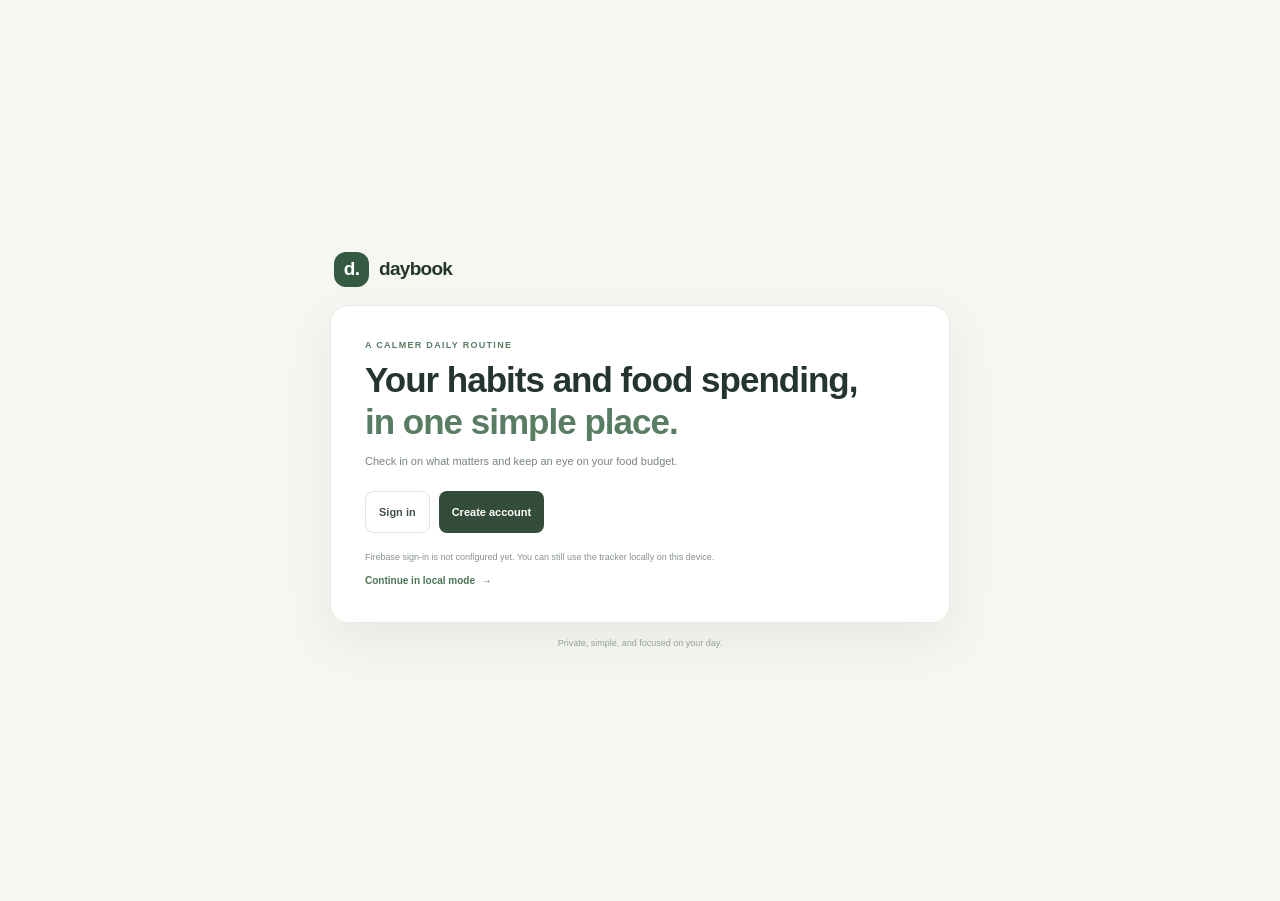
<file: index.html>
<!doctype html>
<html lang="en">
  <head>
    <meta charset="utf-8">
    <meta name="viewport" content="width=device-width, initial-scale=1">
    <meta name="theme-color" content="#f6f7f2">
    <meta name="description" content="Track daily habits and food spending, online or offline.">
    <link rel="manifest" href="manifest.json">
    <link rel="icon" href="icon.svg" type="image/svg+xml">
    <link rel="stylesheet" href="styles.css?v=7">
    <script src="app.js?v=6" type="module"></script>
    <title>Daybook | Habits &amp; food expenses</title>
  </head>
  <body>
    <section class="welcome-shell" id="welcome-screen">
      <a class="brand account-brand" href="index.html"><span class="brand-mark">d.</span><span>daybook</span></a>
      <section class="welcome-card">
        <p class="eyebrow">A CALMER DAILY ROUTINE</p>
        <h1>Your habits and food spending,<br><span>in one simple place.</span></h1>
        <p class="welcome-copy">Check in on what matters and keep an eye on your food budget.</p>
        <div class="welcome-actions">
          <a class="button button-outline" href="login.html">Sign in</a>
          <a class="button button-dark" href="register.html">Create account</a>
        </div>
        <p id="landing-setup-note" class="landing-note">Use an account to sync your tracker, or continue locally on this device.</p>
        <button id="continue-local" class="local-mode-button" type="button">Continue in local mode <span aria-hidden="true">→</span></button>
      </section>
      <p class="account-footer">Private, simple, and focused on your day.</p>
    </section>

    <main class="app-shell hidden" id="tracker-shell">
      <header class="topbar">
        <a class="brand" href="#" aria-label="Daybook home">
          <span class="brand-mark" aria-hidden="true">d.</span>
          <span>daybook</span>
        </a>
        <div class="topbar-actions">
          <span id="connection-state" class="connection-state">Local mode</span>
          <button id="account-button" class="button button-outline" type="button">Sign in</button>
          <button id="profile-button" class="button button-outline hidden" type="button">Profile</button>
          <button id="sign-out-button" class="button button-outline hidden" type="button">Sign out</button>
          <label class="date-picker">
            <span class="sr-only">Choose a date</span>
            <input id="selected-date" type="date">
            <span class="calendar-icon" aria-hidden="true">▦</span>
          </label>
        </div>
      </header>

      <nav class="main-nav" aria-label="Main navigation">
        <button class="nav-button active" type="button" data-view="dashboard">Overview</button>
        <button class="nav-button" type="button" data-view="calendar">Calendar</button>
        <button class="nav-button" type="button" data-view="insights">Insights</button>
      </nav>

      <section class="welcome">
        <div>
          <p class="eyebrow" id="today-label">YOUR DAILY CHECK-IN</p>
          <h1>Today at a glance</h1>
          <p class="welcome-copy">Your habits and food spending, all in one place.</p>
        </div>
      </section>

      <section class="view-panel active" id="dashboard-view" aria-label="Overview">
        <section class="summary-grid" aria-label="Daily summary">
          <article class="summary-card habit-summary">
            <div class="summary-heading"><span class="summary-icon">✓</span><span>Habits done</span></div>
            <p class="summary-value"><span id="habits-done">0</span><span class="summary-total"> / <span id="habits-total">0</span></span></p>
            <p class="summary-foot" id="habit-summary-note">Start with one small win</p>
          </article>
          <article class="summary-card spend-summary">
            <div class="summary-heading"><span class="summary-icon">₹</span><span>Food spend today</span></div>
            <p class="summary-value" id="today-spend">₹0.00</p>
            <p class="summary-foot">For the selected day</p>
          </article>
          <article class="summary-card score-summary">
            <div class="summary-heading"><span class="summary-icon">✦</span><span>Spending score</span></div>
            <p class="summary-value"><span id="spending-score">—</span><span class="score-out-of" id="score-out-of"></span></p>
            <p class="summary-foot" id="score-note">Set a monthly budget to begin</p>
          </article>
        </section>

        <section class="budget-strip">
          <div class="budget-copy">
            <span class="budget-icon" aria-hidden="true">◎</span>
            <div><strong>Monthly food budget</strong><span id="budget-progress-label">Set a budget and keep your spending on track.</span></div>
          </div>
          <form id="budget-form" class="budget-form">
            <label class="sr-only" for="budget-amount">Monthly budget in rupees</label>
            <span class="currency-prefix">₹</span>
            <input id="budget-amount" type="number" min="1" step="1" placeholder="Set amount" required>
            <button type="submit" class="button button-dark">Save budget</button>
            <button id="clear-budget" type="button" class="link-button hidden">Remove budget</button>
          </form>
        </section>
        <p id="budget-alert" class="budget-alert hidden" role="status"></p>

        <div class="content-grid">
          <section class="panel habits-panel">
            <div class="panel-heading">
              <div><p class="eyebrow">SHOW UP FOR YOURSELF</p><h2>Daily habits <span class="heading-sparkle">✳</span></h2></div>
              <span class="panel-count" id="habit-count">0 habits</span>
            </div>
            <form id="habit-form" class="inline-form">
              <label class="sr-only" for="habit-name">New habit name</label>
              <input id="habit-name" name="name" type="text" maxlength="60" placeholder="Add a habit (e.g. Morning walk)" required>
              <label class="sr-only" for="habit-category">Habit category</label>
              <select id="habit-category" name="category">
                <option>Health</option>
                <option>Fitness</option>
                <option>Mindfulness</option>
                <option>Learning</option>
                <option>Personal care</option>
                <option>Home</option>
                <option>Other</option>
              </select>
              <button class="button button-dark" type="submit">Add habit <span aria-hidden="true">+</span></button>
            </form>
            <ul id="habit-list" class="habit-list"></ul>
            <div class="empty-state" id="habit-empty"><span class="empty-icon" aria-hidden="true">✳</span><p>No habits yet. Add one small thing you want to do today.</p></div>
          </section>

          <section class="panel expense-panel">
            <div class="panel-heading">
              <div><p class="eyebrow">SPEND WITH AWARENESS</p><h2>Food expenses <span class="heading-sparkle expense-sparkle">↗</span></h2></div>
              <span class="panel-count" id="expense-count">0 entries</span>
            </div>
            <form id="expense-form" class="expense-form">
              <label><span>What was it?</span><input id="expense-note" name="note" type="text" maxlength="80" placeholder="e.g. Lunch with friends" required></label>
              <div class="form-row">
                <label><span>Category</span><select id="expense-category" name="category"><option>Groceries</option><option>Dining out</option><option>Coffee &amp; snacks</option><option>Delivery</option><option>Other</option></select></label>
                <label><span>Amount (₹)</span><input id="expense-amount" name="amount" type="number" min="0.01" step="0.01" placeholder="0.00" required></label>
              </div>
              <button class="button button-green expense-submit" type="submit">Add expense <span aria-hidden="true">+</span></button>
            </form>
            <div class="expense-list-heading"><span>Entries for this day</span><span id="expense-day-total">₹0.00</span></div>
            <ul id="expense-list" class="expense-list"></ul>
            <div class="empty-state expense-empty" id="expense-empty"><span class="empty-icon" aria-hidden="true">₹</span><p>No food expenses for this day.</p></div>
          </section>
        </div>

      </section>

      <section class="view-panel" id="calendar-view" aria-label="Calendar">
        <section class="panel calendar-panel">
          <div class="panel-heading calendar-heading">
            <div><p class="eyebrow">YOUR HABITS &amp; FOOD SPENDING</p><h2 id="calendar-title">Monthly calendar</h2></div>
            <div class="calendar-controls"><button class="icon-button" id="previous-month" type="button" aria-label="Previous month">‹</button><button class="icon-button" id="next-month" type="button" aria-label="Next month">›</button></div>
          </div>
          <div class="calendar-weekdays" aria-hidden="true"><span>Sun</span><span>Mon</span><span>Tue</span><span>Wed</span><span>Thu</span><span>Fri</span><span>Sat</span></div>
          <div id="calendar-grid" class="calendar-grid"></div>
          <div class="calendar-legend"><span><i class="legend-habit"></i>Habit complete</span><span><i class="legend-expense"></i>Expense logged</span></div>
          <p id="calendar-help" class="subtle-copy">Choose a day to see its check-ins and expenses.</p>
        </section>
      </section>

      <section class="view-panel" id="insights-view" aria-label="Insights">
        <section class="summary-grid insight-summary">
          <article class="summary-card month-summary"><div class="summary-heading"><span class="summary-icon">₹</span><span>Spent this month</span></div><p class="summary-value" id="month-spend">₹0.00</p><p class="summary-foot" id="month-label">Month to date</p></article>
          <article class="summary-card forecast-summary"><div class="summary-heading"><span class="summary-icon">↗</span><span>Month-end prediction</span></div><p class="summary-value" id="spend-prediction">₹0.00</p><p class="summary-foot" id="prediction-note">Based on spending so far</p></article>
          <article class="summary-card streak-summary"><div class="summary-heading"><span class="summary-icon">🔥</span><span>Best current streak</span></div><p class="summary-value" id="best-streak">0 days</p><p class="summary-foot">Across your habits</p></article>
        </section>
        <div class="insights-grid">
          <section class="panel weekly-report-panel"><div class="panel-heading"><div><p class="eyebrow">MONDAY TO SUNDAY</p><h2>Weekly report</h2></div><span class="panel-count" id="weekly-range"></span></div><div id="weekly-report" class="weekly-report"></div></section>
          <section class="panel"><div class="panel-heading"><div><p class="eyebrow">WHERE YOUR FOOD BUDGET GOES</p><h2>Food category analysis</h2></div></div><div id="category-analysis" class="category-analysis"></div></section>
          <section class="panel"><div class="panel-heading"><div><p class="eyebrow">HABIT CHECK-INS BY TYPE</p><h2>Habit category analysis</h2></div></div><div id="habit-category-analysis" class="category-analysis"></div></section>
          <section class="panel"><div class="panel-heading"><div><p class="eyebrow">SMALL PATTERNS, USEFUL CLUES</p><h2>Habit &amp; spending relationship</h2></div></div><div id="relationship-analysis" class="insight-copy"></div></section>
          <section class="panel monthly-summary-panel"><div class="panel-heading"><div><p class="eyebrow">YOUR MONTH IN A NUTSHELL</p><h2>Smart monthly summary</h2></div></div><div id="monthly-summary" class="insight-copy"></div></section>
        </div>
        <section class="panel achievements-panel">
          <div class="panel-heading"><div><p class="eyebrow">KEEP GOING, YOU'RE GROWING</p><h2>Achievements</h2></div><span class="panel-count" id="badge-count">0 earned</span></div>
          <div id="badge-list" class="badge-list"></div>
        </section>
        <p class="disclaimer">Predictions and relationship insights are simple estimates from your entries, not financial or health advice. A pattern does not prove that one thing caused another.</p>
      </section>

      <footer class="footer-note">Your data stays on this device in local mode. Be kind to your future self. <span aria-hidden="true">♥</span></footer>
    </main>

    <div id="status-message" class="sr-only" role="status" aria-live="polite"></div>
  </body>
</html>
</file>
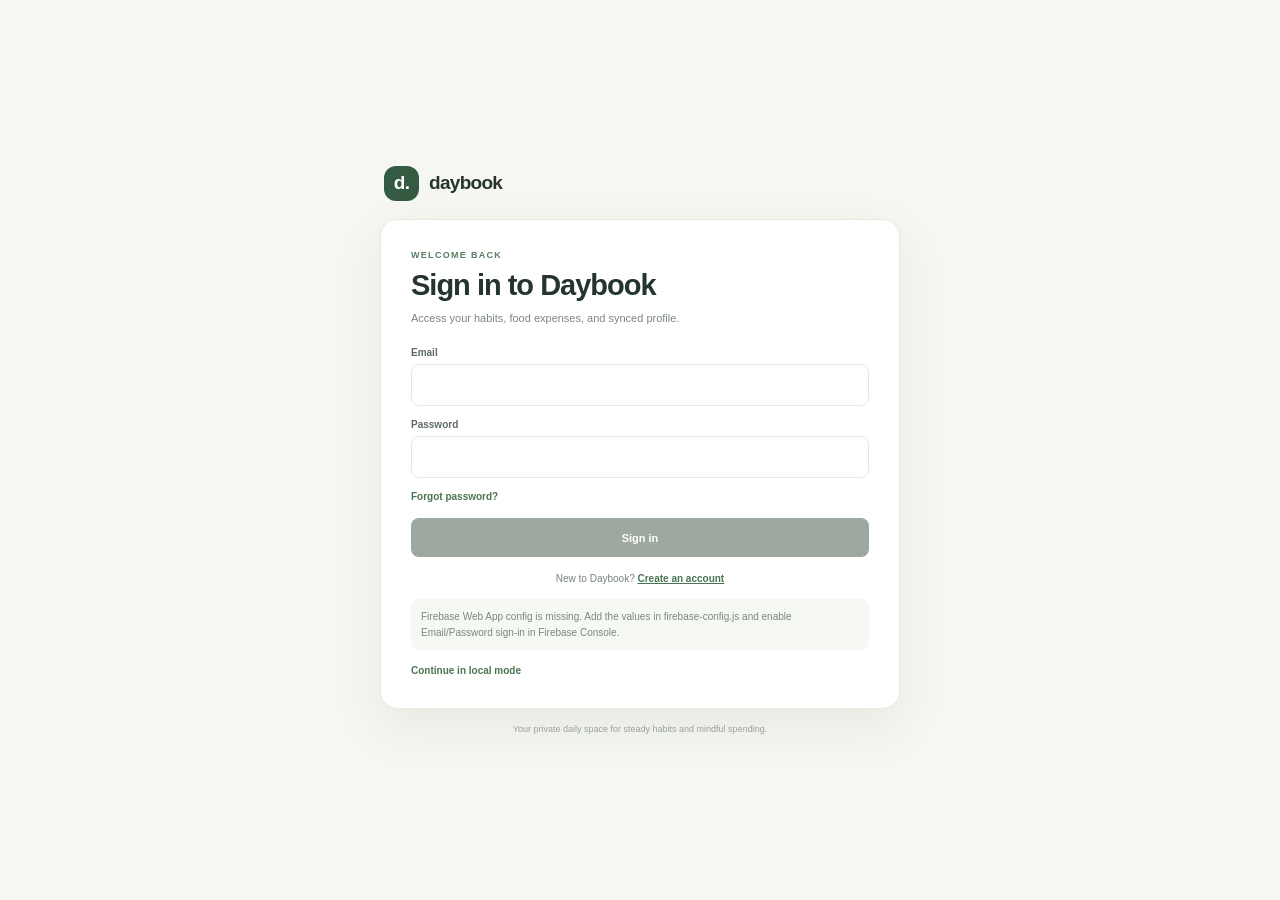
<file: login.html>
<!doctype html>
<html lang="en">
  <head>
    <meta charset="utf-8">
    <meta name="viewport" content="width=device-width, initial-scale=1">
    <meta name="theme-color" content="#f6f7f2">
    <link rel="stylesheet" href="styles.css?v=7">
    <script src="auth-page.js?v=6" type="module"></script>
    <title>Sign in | Daybook</title>
  </head>
  <body data-account-page="login">
    <main class="account-shell">
      <a class="brand account-brand" href="index.html"><span class="brand-mark">d.</span><span>daybook</span></a>
      <section class="account-card">
        <p class="eyebrow">WELCOME BACK</p>
        <h1>Sign in to Daybook</h1>
        <p class="account-intro">Access your habits, food expenses, and synced profile.</p>
        <form id="login-form" class="account-form">
          <label>Email<input id="login-email" type="email" autocomplete="email" required></label>
          <label>Password<input id="login-password" type="password" autocomplete="current-password" required></label>
          <button id="reset-password" class="password-reset-link" type="button">Forgot password?</button>
          <p id="account-error" class="form-error hidden" role="alert"></p>
          <p id="account-message" class="form-success hidden" role="status"></p>
          <button id="account-submit" class="button button-dark account-submit" type="submit">Sign in</button>
        </form>
        <p class="account-switch">New to Daybook? <a href="register.html">Create an account</a></p>
        <p id="firebase-setup-note" class="setup-note"></p>
        <a class="back-link" href="index.html">Continue in local mode</a>
      </section>
      <p class="account-footer">Your private daily space for steady habits and mindful spending.</p>
    </main>
  </body>
</html>
</file>
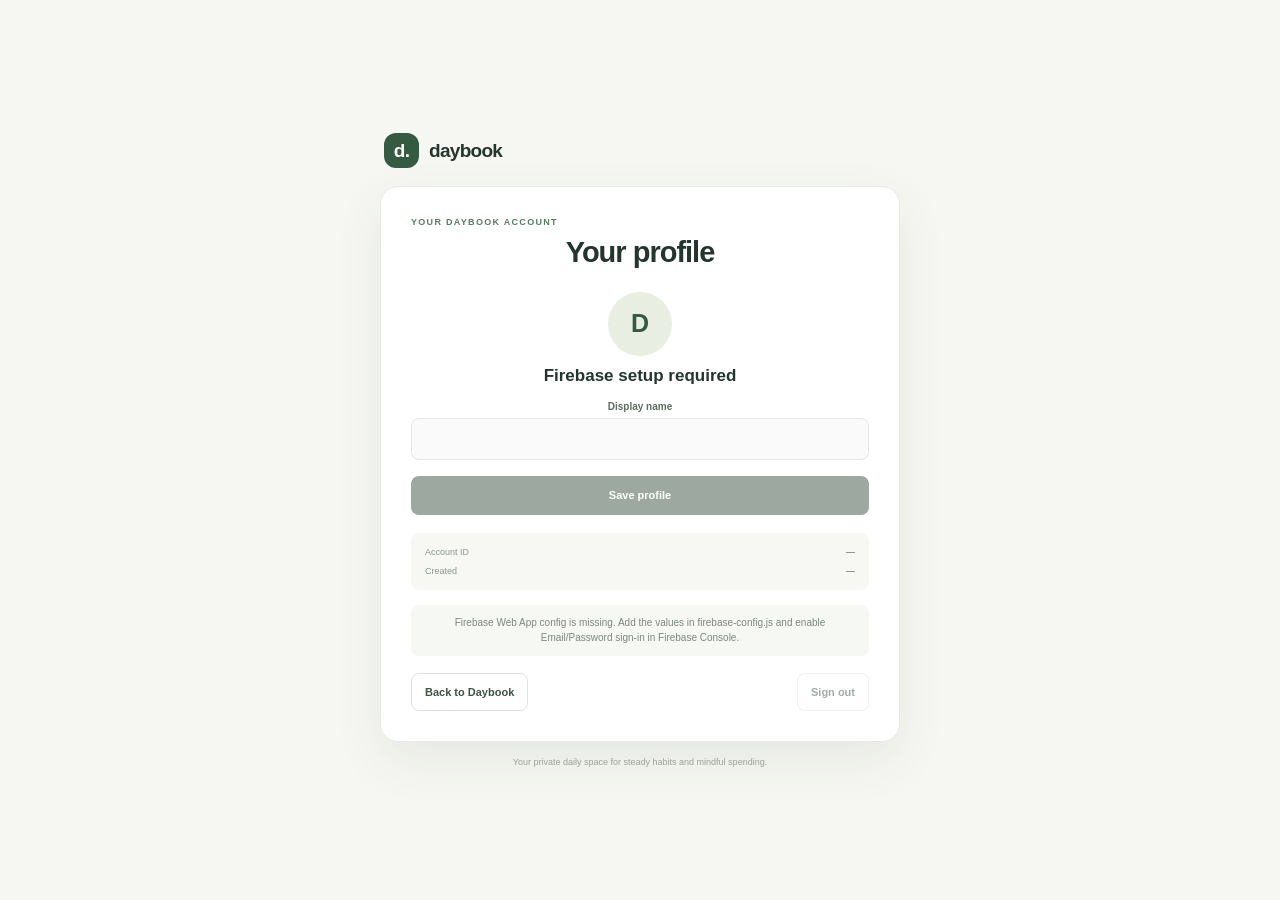
<file: profile.html>
<!doctype html>
<html lang="en">
  <head>
    <meta charset="utf-8">
    <meta name="viewport" content="width=device-width, initial-scale=1">
    <meta name="theme-color" content="#f6f7f2">
    <link rel="stylesheet" href="styles.css?v=7">
    <script src="auth-page.js?v=6" type="module"></script>
    <title>Your profile | Daybook</title>
  </head>
  <body data-account-page="profile">
    <main class="account-shell">
      <a class="brand account-brand" href="index.html"><span class="brand-mark">d.</span><span>daybook</span></a>
      <section class="account-card profile-card">
        <p class="eyebrow">YOUR DAYBOOK ACCOUNT</p>
        <h1>Your profile</h1>
        <div class="profile-avatar" id="profile-avatar" aria-hidden="true">D</div>
        <p id="profile-display-name" class="profile-display-name">Loading profile…</p>
        <p id="profile-email" class="profile-email"></p>
        <form id="profile-form" class="account-form">
          <label>Display name<input id="profile-name" type="text" maxlength="60" autocomplete="name" required></label>
          <p id="account-error" class="form-error hidden" role="alert"></p>
          <button id="account-submit" class="button button-dark account-submit" type="submit">Save profile</button>
        </form>
        <dl class="profile-details">
          <div><dt>Account ID</dt><dd id="profile-uid">—</dd></div>
          <div><dt>Created</dt><dd id="profile-created">—</dd></div>
        </dl>
        <p id="firebase-setup-note" class="setup-note"></p>
        <div class="profile-actions">
          <a class="button button-outline" href="index.html">Back to Daybook</a>
          <button id="profile-sign-out" class="button button-outline" type="button" disabled>Sign out</button>
        </div>
      </section>
      <p class="account-footer">Your private daily space for steady habits and mindful spending.</p>
    </main>
  </body>
</html>
</file>
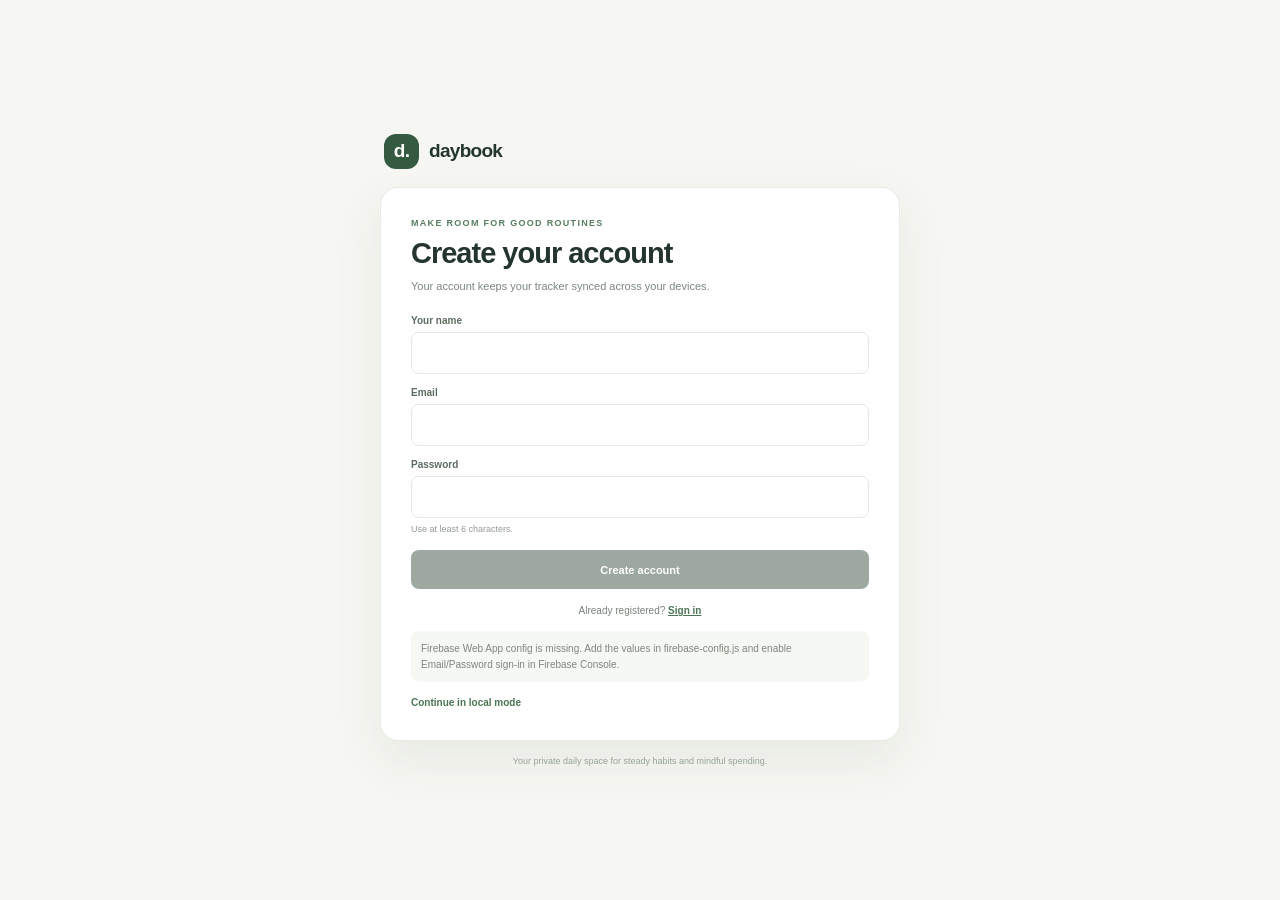
<file: register.html>
<!doctype html>
<html lang="en">
  <head>
    <meta charset="utf-8">
    <meta name="viewport" content="width=device-width, initial-scale=1">
    <meta name="theme-color" content="#f6f7f2">
    <link rel="stylesheet" href="styles.css?v=7">
    <script src="auth-page.js?v=6" type="module"></script>
    <title>Create account | Daybook</title>
  </head>
  <body data-account-page="register">
    <main class="account-shell">
      <a class="brand account-brand" href="index.html"><span class="brand-mark">d.</span><span>daybook</span></a>
      <section class="account-card">
        <p class="eyebrow">MAKE ROOM FOR GOOD ROUTINES</p>
        <h1>Create your account</h1>
        <p class="account-intro">Your account keeps your tracker synced across your devices.</p>
        <form id="register-form" class="account-form">
          <label>Your name<input id="register-name" type="text" maxlength="60" autocomplete="name" required></label>
          <label>Email<input id="register-email" type="email" autocomplete="email" required></label>
          <label>Password<input id="register-password" type="password" minlength="6" autocomplete="new-password" required><small>Use at least 6 characters.</small></label>
          <p id="account-error" class="form-error hidden" role="alert"></p>
          <button id="account-submit" class="button button-dark account-submit" type="submit">Create account</button>
        </form>
        <p class="account-switch">Already registered? <a href="login.html">Sign in</a></p>
        <p id="firebase-setup-note" class="setup-note"></p>
        <a class="back-link" href="index.html">Continue in local mode</a>
      </section>
      <p class="account-footer">Your private daily space for steady habits and mindful spending.</p>
    </main>
  </body>
</html>
</file>
<file: styles.css>
:root {
  color-scheme: light;
  --ink: #24352e;
  --muted: #7d8981;
  --paper: #f6f7f2;
  --white: #fff;
  --line: #e9ece5;
  --green: #587d62;
  --green-dark: #355a42;
  --lime: #dce8c8;
  --peach: #f6e5d6;
  --lavender: #e8e4f2;
  font-family: "DM Sans", "Segoe UI", sans-serif;
}

* { box-sizing: border-box; }
body { margin: 0; min-width: 320px; background: var(--paper); color: var(--ink); }
button, input, select { font: inherit; }
button { cursor: pointer; }
.hidden { display: none !important; }

.app-shell { width: min(1120px, calc(100% - 48px)); margin: 0 auto; padding: 24px 0; }
.topbar, .brand, .topbar-actions, .date-picker, .summary-heading, .panel-heading, .inline-form,
.habit-row, .expense-item, .expense-list-heading, .form-row, .footer-note, .budget-copy,
.budget-form, .calendar-controls, .calendar-legend, .category-label {
  display: flex;
  align-items: center;
}
.topbar { justify-content: space-between; gap: 16px; }
.brand { gap: 10px; color: var(--ink); font-size: 19px; font-weight: 800; letter-spacing: -.7px; text-decoration: none; }
.brand-mark { display: grid; width: 35px; height: 35px; place-items: center; border-radius: 12px; background: var(--green-dark); color: white; font-size: 19px; }
.topbar-actions { gap: 9px; }
.connection-state { color: var(--muted); font-size: 10px; white-space: nowrap; }
.connection-state.is-online { color: #38744c; }
.connection-state.is-warning { color: #a76e2f; }
.button { min-height: 39px; padding: 0 13px; border: 0; border-radius: 8px; color: white; font-size: 11px; font-weight: 600; white-space: nowrap; }
.button span { margin-left: 5px; font-size: 15px; }
.button-dark { background: #344c3a; }
.button-dark:hover { background: #263d2d; }
.button-green { background: #5b8064; }
.button-green:hover { background: #456a4e; }
.button-outline { border: 1px solid #dfe5dc; background: white; color: #405147; }
.button-outline:hover { background: #f5f8f2; }
.button:disabled { cursor: not-allowed; opacity: .48; }
.date-picker { position: relative; gap: 8px; padding: 9px 10px; border: 1px solid #e6e9e1; border-radius: 10px; background: white; color: var(--muted); }
.date-picker input { width: 124px; border: 0; outline: 0; background: transparent; color: var(--ink); font-size: 12px; }
.calendar-icon { order: -1; color: var(--green); }

.main-nav { display: flex; gap: 5px; margin-top: 21px; border-bottom: 1px solid #e7ebe3; }
.nav-button { padding: 10px 15px; border: 0; border-bottom: 2px solid transparent; background: transparent; color: #7a867d; font-size: 12px; }
.nav-button.active { border-bottom-color: var(--green); color: var(--green-dark); font-weight: 700; }

.welcome { display: flex; min-height: 112px; align-items: center; margin-top: 16px; padding: 18px 22px; border: 1px solid #e8ede3; border-radius: 13px; background: #edf2e8; }
.eyebrow { margin: 0 0 9px; color: var(--green); font-size: 9px; font-weight: 700; letter-spacing: 1.3px; }
h1, h2, p { margin-top: 0; }
h1 { margin-bottom: 5px; font-size: clamp(25px, 3vw, 30px); line-height: 1.15; letter-spacing: -1px; }
h1 span { color: var(--green); }
.welcome-copy { margin-bottom: 0; color: #748176; font-size: 11px; }

.view-panel { display: none; }
.view-panel.active { display: block; }
.summary-grid { display: grid; grid-template-columns: repeat(3, 1fr); gap: 14px; margin: 16px 0; }
.summary-card { min-height: 101px; padding: 13px 16px 11px; border: 1px solid #e9ede6; border-radius: 12px; background: #fff; }
.habit-summary { border-left: 3px solid #9db98a; }
.spend-summary { border-left: 3px solid #d5a77f; }
.score-summary { border-left: 3px solid #aaa5c5; }
.month-summary, .forecast-summary, .streak-summary { background: #fff; }
.summary-heading { gap: 8px; color: #66746a; font-size: 10px; font-weight: 600; }
.summary-icon { display: grid; width: 23px; height: 23px; place-items: center; border-radius: 8px; background: rgba(255,255,255,.55); color: var(--green-dark); font-size: 11px; font-weight: 700; }
.summary-value { margin: 8px 0 2px; font-size: 24px; font-weight: 800; letter-spacing: -.6px; }
.summary-total, .score-out-of { color: #839083; font-size: 15px; font-weight: 500; }
.summary-foot { margin: 0; color: #7c877d; font-size: 9px; }

.budget-strip { display: flex; align-items: center; justify-content: space-between; gap: 15px; padding: 15px 18px; border: 1px solid #edf0e9; border-radius: 13px; background: #fff; }
.budget-copy { gap: 11px; }
.budget-icon { display: grid; width: 34px; height: 34px; place-items: center; border-radius: 11px; background: #f0f4eb; color: var(--green); font-size: 18px; }
.budget-copy strong, .budget-copy div span { display: block; }
.budget-copy strong { margin-bottom: 3px; font-size: 11px; }
.budget-copy div span { color: var(--muted); font-size: 9px; }
.budget-form { gap: 6px; }
.currency-prefix { color: #79857b; font-size: 12px; }
.budget-form input { width: 115px; height: 36px; padding: 0 9px; border: 1px solid #e7ebe4; border-radius: 7px; outline: 0; font-size: 11px; }
.budget-form .button { min-height: 36px; }
.budget-alert { margin: 9px 0 0; padding: 10px 13px; border-radius: 9px; font-size: 11px; }
.budget-alert.near-budget { background: #fff3dc; color: #8c631d; }
.budget-alert.over-budget { background: #fae7e2; color: #9c4a38; }

.content-grid { display: grid; grid-template-columns: 1fr 1fr; gap: 16px; margin-top: 15px; }
.panel { min-width: 0; padding: 20px; border: 1px solid #edf0e9; border-radius: 15px; background: var(--white); }
.panel-heading { justify-content: space-between; gap: 10px; margin-bottom: 15px; }
.panel-heading .eyebrow { margin-bottom: 5px; font-size: 8px; }
h2 { margin: 0; font-size: 18px; letter-spacing: -.5px; }
.heading-sparkle { color: #7a9a60; font-size: 15px; }
.expense-sparkle { color: #c38d63; }
.panel-count { padding: 6px 9px; border-radius: 20px; background: #f4f6f1; color: #758077; font-size: 9px; white-space: nowrap; }
.inline-form { gap: 8px; }
.inline-form input, .inline-form select, .expense-form input, .expense-form select { min-width: 0; height: 38px; padding: 0 10px; border: 1px solid #e7ebe4; border-radius: 8px; outline: 0; background: white; color: var(--ink); font-size: 10px; }
.inline-form input:focus, .inline-form select:focus, .expense-form input:focus, .expense-form select:focus, .budget-form input:focus { border-color: #9db59e; box-shadow: 0 0 0 3px #edf3ea; }
.inline-form input { flex: 1; }
.inline-form select { width: 126px; }
.habit-list, .expense-list { margin: 13px 0 0; padding: 0; list-style: none; }
.habit-row { gap: 9px; min-height: 47px; border-bottom: 1px solid #f0f2ed; }
.habit-toggle { display: grid; flex: 0 0 21px; width: 21px; height: 21px; place-items: center; padding: 0; border: 1.5px solid #d5ddd2; border-radius: 7px; background: white; color: white; font-size: 12px; }
.habit-toggle[aria-pressed="true"] { border-color: var(--green); background: var(--green); }
.habit-name { flex: 1; overflow-wrap: anywhere; color: #46564a; font-size: 11px; }
.is-done .habit-name { color: #98a198; text-decoration: line-through; }
.habit-category-chip { padding: 4px 6px; border-radius: 10px; background: #f0f3ed; color: #738075; font-size: 8px; white-space: nowrap; }
.streak-chip { padding: 4px 6px; border-radius: 10px; background: #fff6e8; color: #a57431; font-size: 9px; white-space: nowrap; }
.delete-button { display: grid; width: 27px; height: 27px; place-items: center; border: 0; border-radius: 7px; background: transparent; color: #a4ada5; font-size: 16px; }
.delete-button:hover { background: #f8efec; color: #a65e4e; }
.empty-state { display: none; min-height: 105px; align-items: center; justify-content: center; flex-direction: column; padding: 13px; color: #9aa39b; text-align: center; }
.empty-state.visible { display: flex; }
.empty-state p { max-width: 230px; margin: 8px 0 0; font-size: 10px; line-height: 1.5; }
.empty-icon { display: grid; width: 30px; height: 30px; place-items: center; border-radius: 10px; background: #f1f5ee; color: #7a966f; }
.expense-form { display: grid; gap: 9px; }
.expense-form label, .auth-form label { display: grid; min-width: 0; gap: 5px; color: #778178; font-size: 9px; font-weight: 600; }
.expense-form input, .expense-form select { width: 100%; }
.form-row { gap: 9px; }
.form-row label { flex: 1; }
.expense-submit { justify-self: start; margin-top: 1px; }
.expense-list-heading { justify-content: space-between; margin-top: 16px; padding-top: 12px; border-top: 1px solid #f0f2ed; color: #78837a; font-size: 9px; }
.expense-list-heading span:last-child { color: var(--ink); font-weight: 700; }
.expense-list { margin-top: 5px; }
.expense-item { gap: 9px; min-height: 46px; border-bottom: 1px solid #f0f2ed; }
.category-mark { display: grid; flex: 0 0 30px; width: 30px; height: 30px; place-items: center; border-radius: 10px; background: #f7eee3; color: #ad7b4f; font-size: 13px; }
.expense-description { flex: 1; min-width: 0; }
.expense-description strong, .expense-description span { display: block; overflow: hidden; text-overflow: ellipsis; white-space: nowrap; }
.expense-description strong { color: #46564a; font-size: 10px; font-weight: 600; }
.expense-description span { margin-top: 3px; color: #9aa39b; font-size: 8px; }
.expense-amount { font-size: 10px; white-space: nowrap; }

.achievements-panel { margin-top: 15px; }
.badge-list { display: grid; grid-template-columns: repeat(5, 1fr); gap: 9px; }
.badge-card { display: grid; justify-items: start; gap: 5px; min-height: 106px; padding: 10px; border: 1px solid #edf0e9; border-radius: 11px; background: #fafbf8; color: #9ba39c; }
.badge-card.earned { border-color: #dce8cf; background: #f2f7ec; color: #425b46; }
.badge-icon { font-size: 19px; filter: grayscale(1); opacity: .6; }
.badge-card.earned .badge-icon { filter: none; opacity: 1; }
.badge-card strong { font-size: 9px; }
.badge-card > span:not(.badge-icon) { font-size: 8px; line-height: 1.3; }
.badge-card small { color: #829182; font-size: 8px; }

.calendar-panel { margin-top: 16px; }
.calendar-heading { margin-bottom: 18px; }
.calendar-controls { gap: 7px; }
.icon-button { display: grid; width: 32px; height: 32px; place-items: center; border: 1px solid #e8ece5; border-radius: 9px; background: white; color: #4b6251; font-size: 23px; line-height: 1; }
.calendar-weekdays, .calendar-grid { display: grid; grid-template-columns: repeat(7, 1fr); gap: 5px; }
.calendar-weekdays { margin-bottom: 7px; color: #909b91; font-size: 9px; text-align: center; }
.calendar-day { display: flex; min-height: 62px; align-items: flex-start; justify-content: space-between; flex-direction: column; padding: 8px; border: 1px solid #edf0e9; border-radius: 9px; background: white; color: #536057; text-align: left; }
.calendar-day:hover { border-color: #9db59e; background: #f7faf4; }
.calendar-day.today { border-color: #81a17f; }
.calendar-day.selected { background: #eaf1e5; color: #304c36; font-weight: 700; }
.calendar-blank { min-height: 62px; }
.day-markers { display: flex; gap: 4px; }
.day-markers i, .calendar-legend i { width: 7px; height: 7px; border-radius: 50%; }
.marker-habit, .legend-habit { background: #6b9670; }
.marker-expense, .legend-expense { background: #d49a64; }
.calendar-legend { gap: 16px; margin-top: 13px; color: #778178; font-size: 9px; }
.calendar-legend span { display: flex; align-items: center; gap: 6px; }
.subtle-copy { color: #909a92; font-size: 9px; line-height: 1.5; }
#calendar-help { margin: 10px 0 0; }

.insight-summary { margin-top: 16px; }
.insights-grid { display: grid; grid-template-columns: 1fr 1fr; gap: 14px; }
.insights-grid .panel { min-height: 180px; }
.weekly-report-panel { grid-column: 1 / -1; min-height: 0 !important; }
.weekly-report { display: grid; gap: 10px; }
.weekly-metrics { display: grid; grid-template-columns: repeat(3, 1fr); gap: 9px; }
.weekly-metrics article { display: grid; gap: 5px; padding: 10px; border-radius: 9px; background: #f5f7f2; }
.weekly-metrics span { color: #7d897f; font-size: 9px; }
.weekly-metrics strong { color: #344a39; font-size: 15px; }
.weekly-comparison { margin: 0; color: #647166; font-size: 10px; }
.week-chart { display: grid; gap: 7px; }
.week-day-row { display: grid; grid-template-columns: 48px minmax(40px, 1fr) 78px 58px; align-items: center; gap: 8px; color: #758077; font-size: 9px; }
.week-day-label { color: #536057; }
.week-day-row strong { color: #46564a; font-size: 9px; text-align: right; white-space: nowrap; }
.week-day-row small { text-align: right; white-space: nowrap; }
.week-bar-track { display: block; height: 7px; overflow: hidden; border-radius: 8px; background: #eef1eb; }
.week-bar-track i { display: block; height: 100%; border-radius: inherit; background: #7d9d76; }
.monthly-summary-panel { grid-column: 1 / -1; min-height: 0 !important; }
.category-analysis { display: grid; gap: 14px; }
.category-label { justify-content: space-between; gap: 10px; margin-bottom: 6px; color: #59665c; font-size: 10px; }
.category-label strong { color: #344a39; font-size: 10px; white-space: nowrap; }
.category-label small { color: #8c978e; font-weight: 400; }
.progress-track { height: 7px; overflow: hidden; border-radius: 10px; background: #eef1eb; }
.progress-track span { display: block; height: 100%; border-radius: inherit; background: #7d9d76; }
.insight-copy { color: #647166; font-size: 11px; line-height: 1.7; }
.insight-copy p { margin: 0 0 8px; }
.insight-copy strong { color: #405746; }
.empty-insight { color: #929d94; font-size: 10px; }
.disclaimer { margin: 12px 0 0; color: #929b93; font-size: 9px; line-height: 1.5; }
.footer-note { justify-content: center; gap: 5px; padding: 19px 0 0; color: #98a198; font-size: 9px; }
.footer-note span { color: #a77965; }

.account-shell { display: flex; width: min(520px, calc(100% - 32px)); min-height: 100vh; flex-direction: column; justify-content: center; margin: 0 auto; padding: 28px 0; }
.account-brand { align-self: flex-start; margin: 0 0 18px 4px; }
.account-card { padding: 30px; border: 1px solid #e7ece3; border-radius: 18px; background: white; box-shadow: 0 18px 50px rgba(48, 69, 48, .08); }
.account-card h1 { margin-bottom: 8px; font-size: 29px; }
.account-intro { margin-bottom: 20px; color: #7c877e; font-size: 11px; line-height: 1.6; }
.account-form { display: grid; gap: 13px; margin-top: 15px; }
.account-form label { display: grid; gap: 6px; color: #5e6b60; font-size: 10px; font-weight: 600; }
.account-form input { width: 100%; height: 42px; padding: 0 11px; border: 1px solid #e4e9e2; border-radius: 8px; outline: 0; color: var(--ink); font-size: 11px; }
.account-form input:focus { border-color: #9db59e; box-shadow: 0 0 0 3px #edf3ea; }
.account-form label small { color: #929b93; font-size: 9px; font-weight: 400; }
.account-submit { width: 100%; margin-top: 3px; }
.form-error { margin: 0; color: #a24737; font-size: 10px; line-height: 1.5; }
.form-success { margin: 0; color: #3e7048; font-size: 10px; line-height: 1.5; }
.password-reset-link { justify-self: start; padding: 0; border: 0; background: transparent; color: #4a7454; font-size: 10px; font-weight: 600; }
.account-switch { margin: 16px 0 0; color: #78837a; font-size: 10px; text-align: center; }
.account-switch a, .back-link { color: #4a7454; font-weight: 600; }
.back-link { display: inline-block; font-size: 10px; text-decoration: none; }
.setup-note { margin: 15px 0 10px; padding: 10px; border-radius: 8px; background: #f6f8f3; color: #7c877e; font-size: 10px; line-height: 1.55; }
.account-footer { margin: 15px 0 0; color: #98a198; font-size: 9px; text-align: center; }
.profile-card { text-align: center; }
.profile-card .eyebrow { text-align: left; }
.profile-avatar { display: grid; width: 64px; height: 64px; place-items: center; margin: 22px auto 10px; border-radius: 50%; background: #e8efe2; color: #355a42; font-size: 25px; font-weight: 700; }
.profile-display-name { margin-bottom: 4px; font-size: 17px; font-weight: 700; }
.profile-email { color: #839083; font-size: 10px; }
.profile-details { display: grid; gap: 9px; margin: 18px 0 0; padding: 14px; border-radius: 9px; background: #f7f8f4; text-align: left; }
.profile-details div { display: flex; justify-content: space-between; gap: 12px; }
.profile-details dt { color: #8a958c; font-size: 9px; }
.profile-details dd { max-width: 65%; overflow-wrap: anywhere; margin: 0; color: #526055; font-size: 9px; text-align: right; }
.profile-actions { display: flex; justify-content: space-between; gap: 10px; margin-top: 17px; }
.profile-actions > * { display: inline-flex; min-height: 38px; align-items: center; justify-content: center; text-decoration: none; }
.welcome-shell { display: flex; width: min(620px, calc(100% - 32px)); min-height: 100vh; flex-direction: column; justify-content: center; margin: 0 auto; padding: 28px 0; }
.welcome-shell .account-brand { margin-bottom: 18px; }
.welcome-card { padding: 34px; border: 1px solid #e7ece3; border-radius: 18px; background: white; box-shadow: 0 18px 50px rgba(48, 69, 48, .08); }
.welcome-card h1 { margin: 0 0 10px; font-size: clamp(26px, 4vw, 35px); line-height: 1.2; }
.welcome-card h1 span { color: var(--green); }
.welcome-card .welcome-copy { color: #78847a; font-size: 11px; line-height: 1.6; }
.welcome-actions { display: flex; gap: 9px; margin-top: 20px; }
.welcome-actions .button { display: inline-flex; align-items: center; justify-content: center; min-height: 42px; text-decoration: none; }
.landing-note { margin: 18px 0 6px; color: #88938a; font-size: 9px; line-height: 1.5; }
.local-mode-button { padding: 0; border: 0; background: transparent; color: #4a7454; font-size: 10px; font-weight: 600; }
.local-mode-button span { margin-left: 4px; }
.sr-only { position: absolute; width: 1px; height: 1px; overflow: hidden; clip: rect(0,0,0,0); white-space: nowrap; clip-path: inset(50%); }

@media (max-width: 760px) {
  .app-shell { width: min(100% - 32px, 560px); padding-top: 16px; }
  .topbar { align-items: flex-start; }
  .topbar-actions { flex-wrap: wrap; justify-content: flex-end; }
  .connection-state { width: 100%; text-align: right; }
  .welcome { min-height: 100px; margin-top: 14px; padding: 16px; }
  .welcome-copy { max-width: 230px; line-height: 1.5; }
  .summary-grid { grid-template-columns: 1fr; gap: 8px; margin: 11px 0; }
  .summary-card { min-height: 90px; padding: 12px 14px; }
  .summary-value { display: inline-block; margin: 6px 8px 0 0; font-size: 21px; }
  .summary-foot { display: inline; }
  .budget-strip { align-items: flex-start; flex-direction: column; }
  .budget-form { width: 100%; }
  .budget-form input { flex: 1; }
  .content-grid, .insights-grid { grid-template-columns: 1fr; gap: 11px; }
  .monthly-summary-panel { grid-column: auto; }
  .panel { padding: 17px; }
  .badge-list { grid-template-columns: repeat(2, 1fr); }
  .calendar-day { min-height: 49px; padding: 5px; }
  .calendar-blank { min-height: 49px; }
  .inline-form select { width: 100%; }
}

@media (max-width: 430px) {
  .topbar { flex-direction: column; }
  .topbar-actions { width: 100%; justify-content: flex-start; }
  .connection-state { width: auto; margin-right: auto; text-align: left; }
  .inline-form { align-items: stretch; flex-direction: column; }
  .inline-form .button { align-self: flex-start; }
  .panel-heading { align-items: flex-start; }
  .calendar-weekdays, .calendar-grid { gap: 3px; }
  .calendar-day { min-height: 41px; padding: 4px; font-size: 10px; }
  .calendar-blank { min-height: 41px; }
  .calendar-legend { gap: 10px; }
  .week-day-row { grid-template-columns: 40px minmax(25px, 1fr) 67px 49px; gap: 5px; font-size: 8px; }
  .weekly-metrics { gap: 5px; }
  .weekly-metrics article { padding: 8px 6px; }
  .weekly-metrics strong { font-size: 12px; }
  .account-card { padding: 23px 18px; }
  .welcome-card { padding: 25px 20px; }
}
</file>
